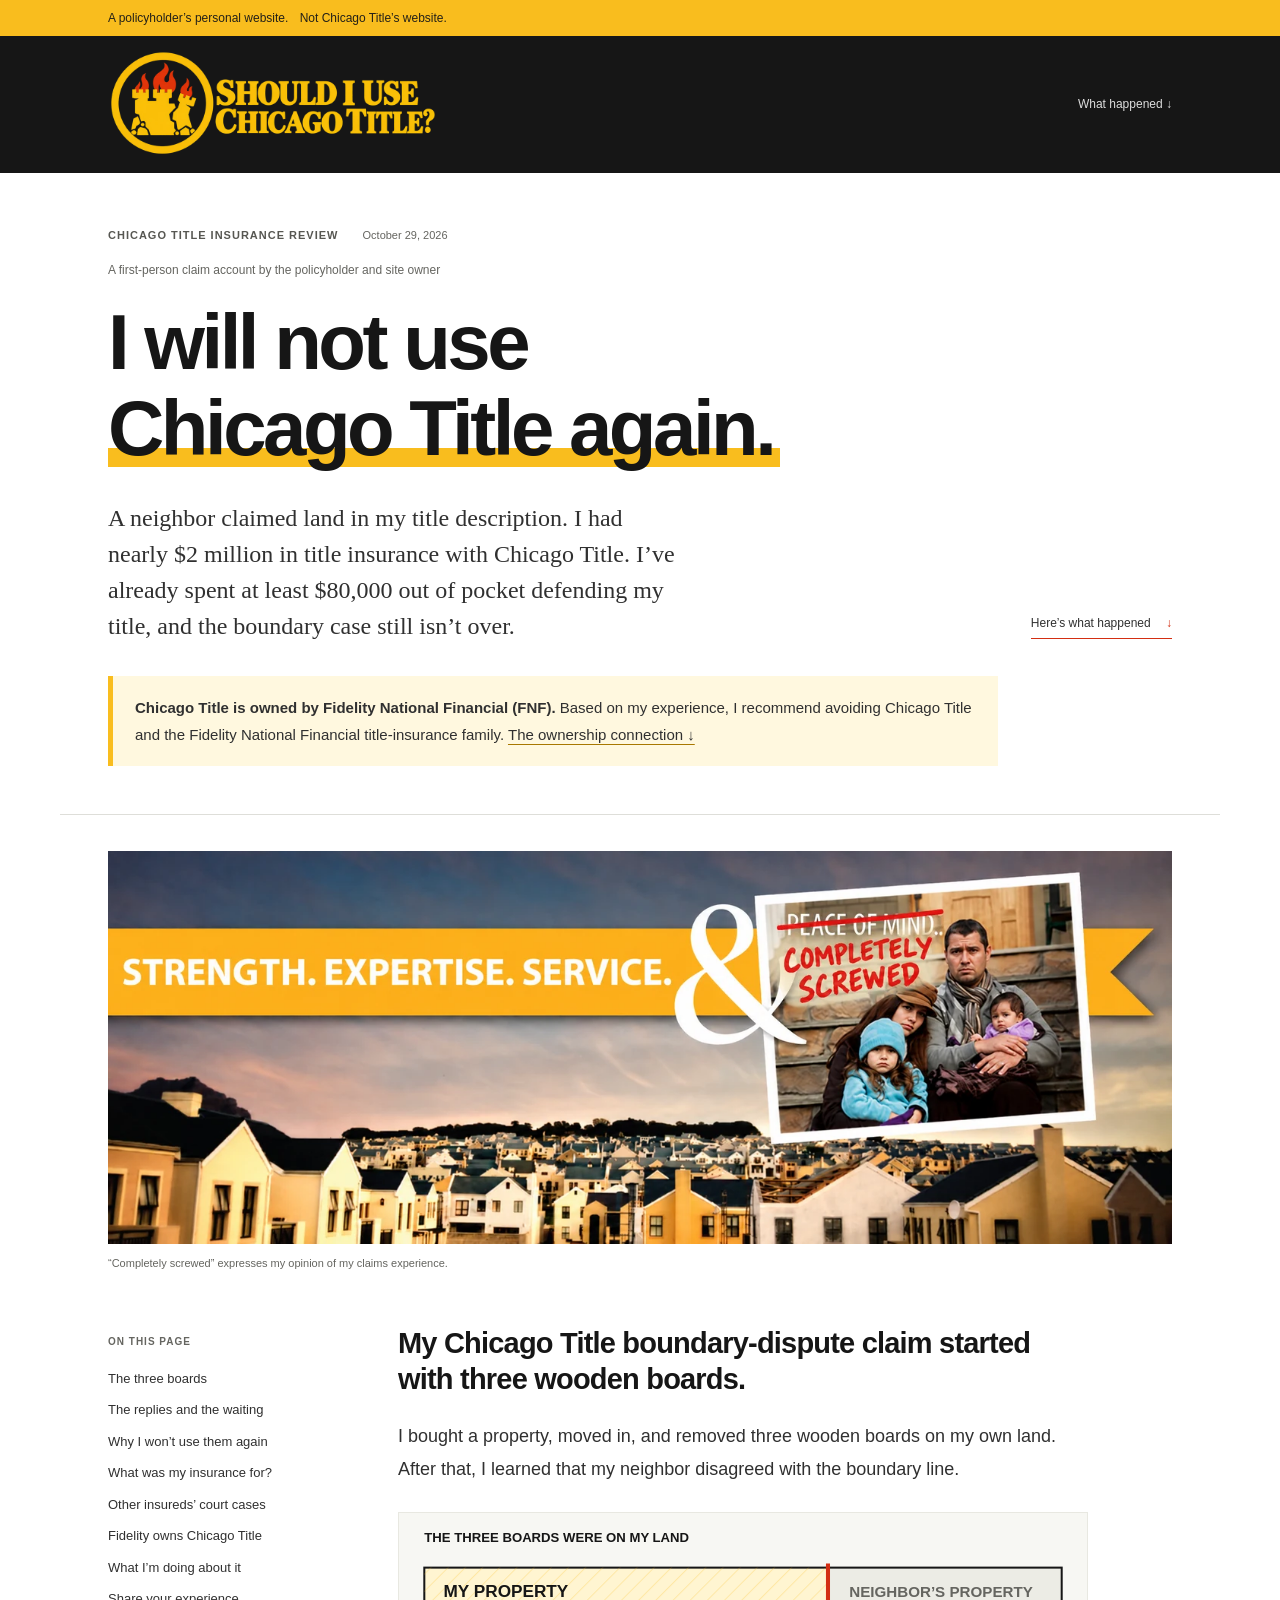
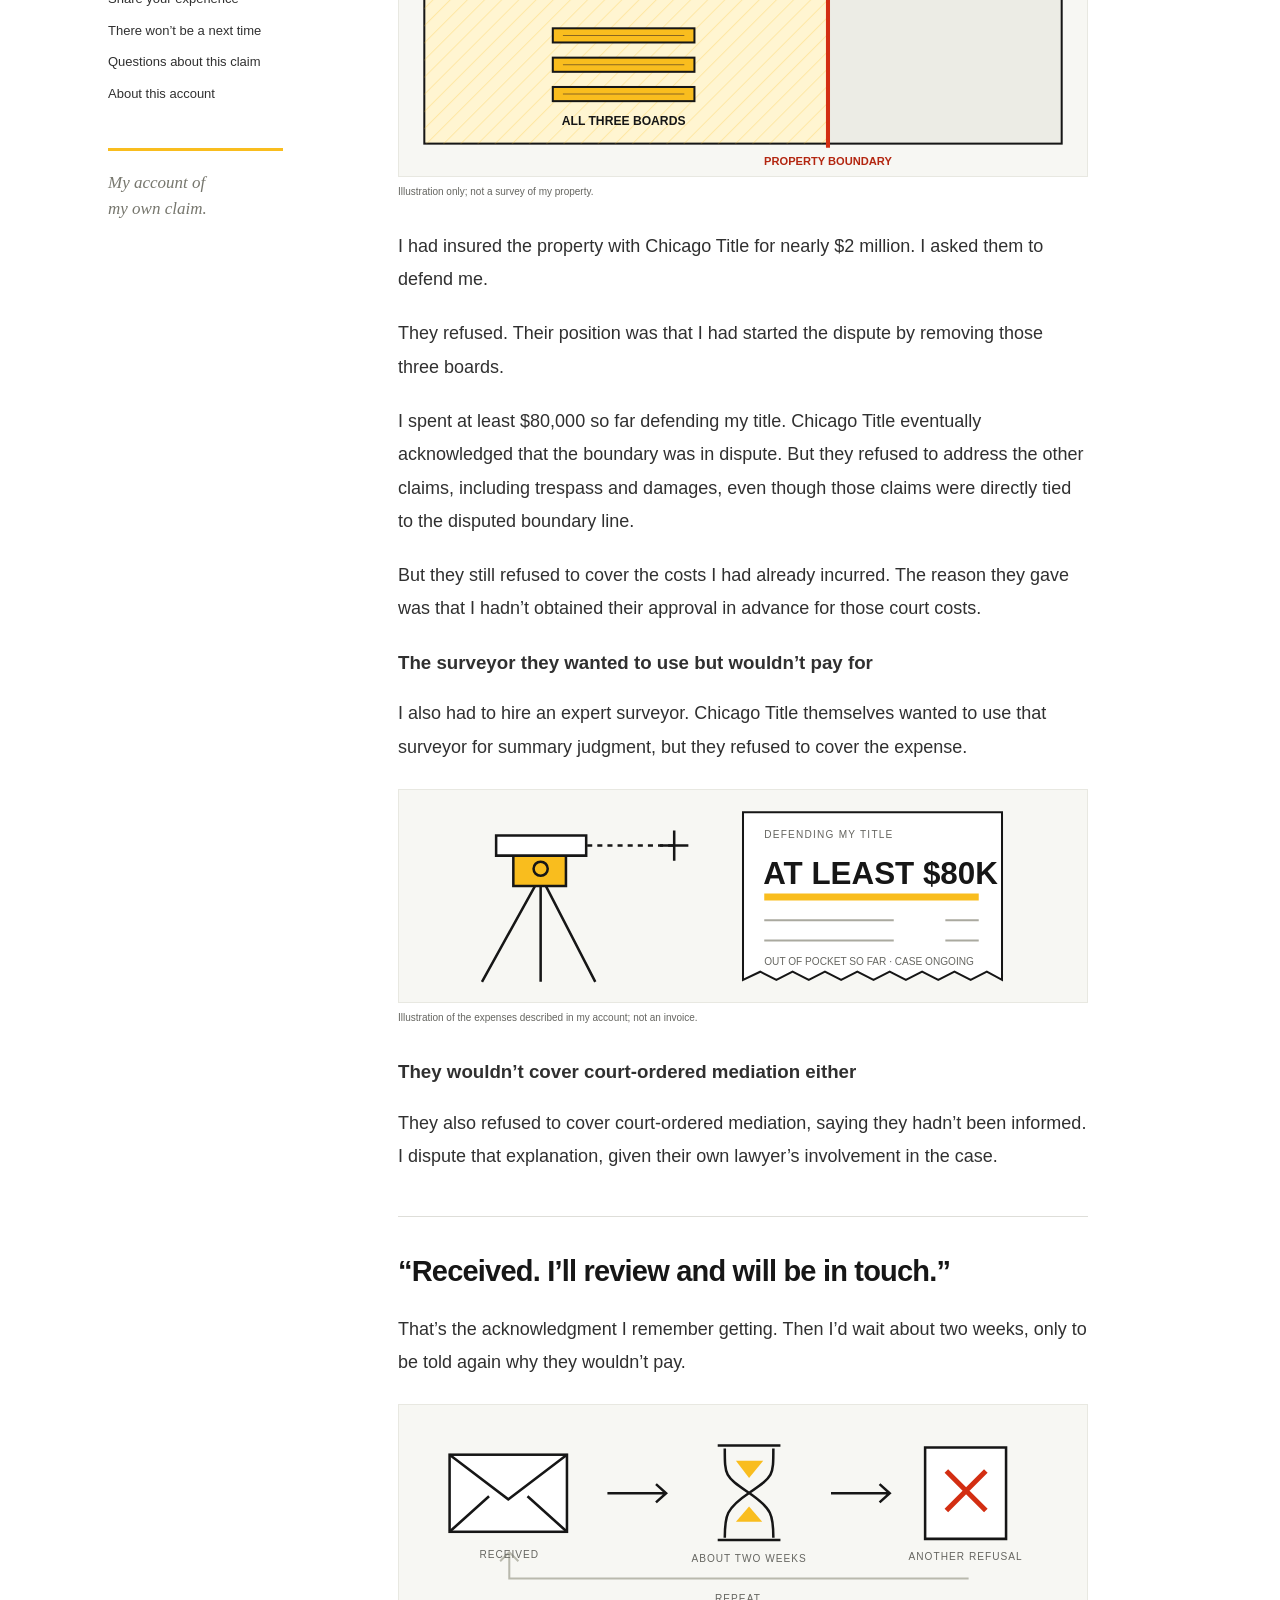
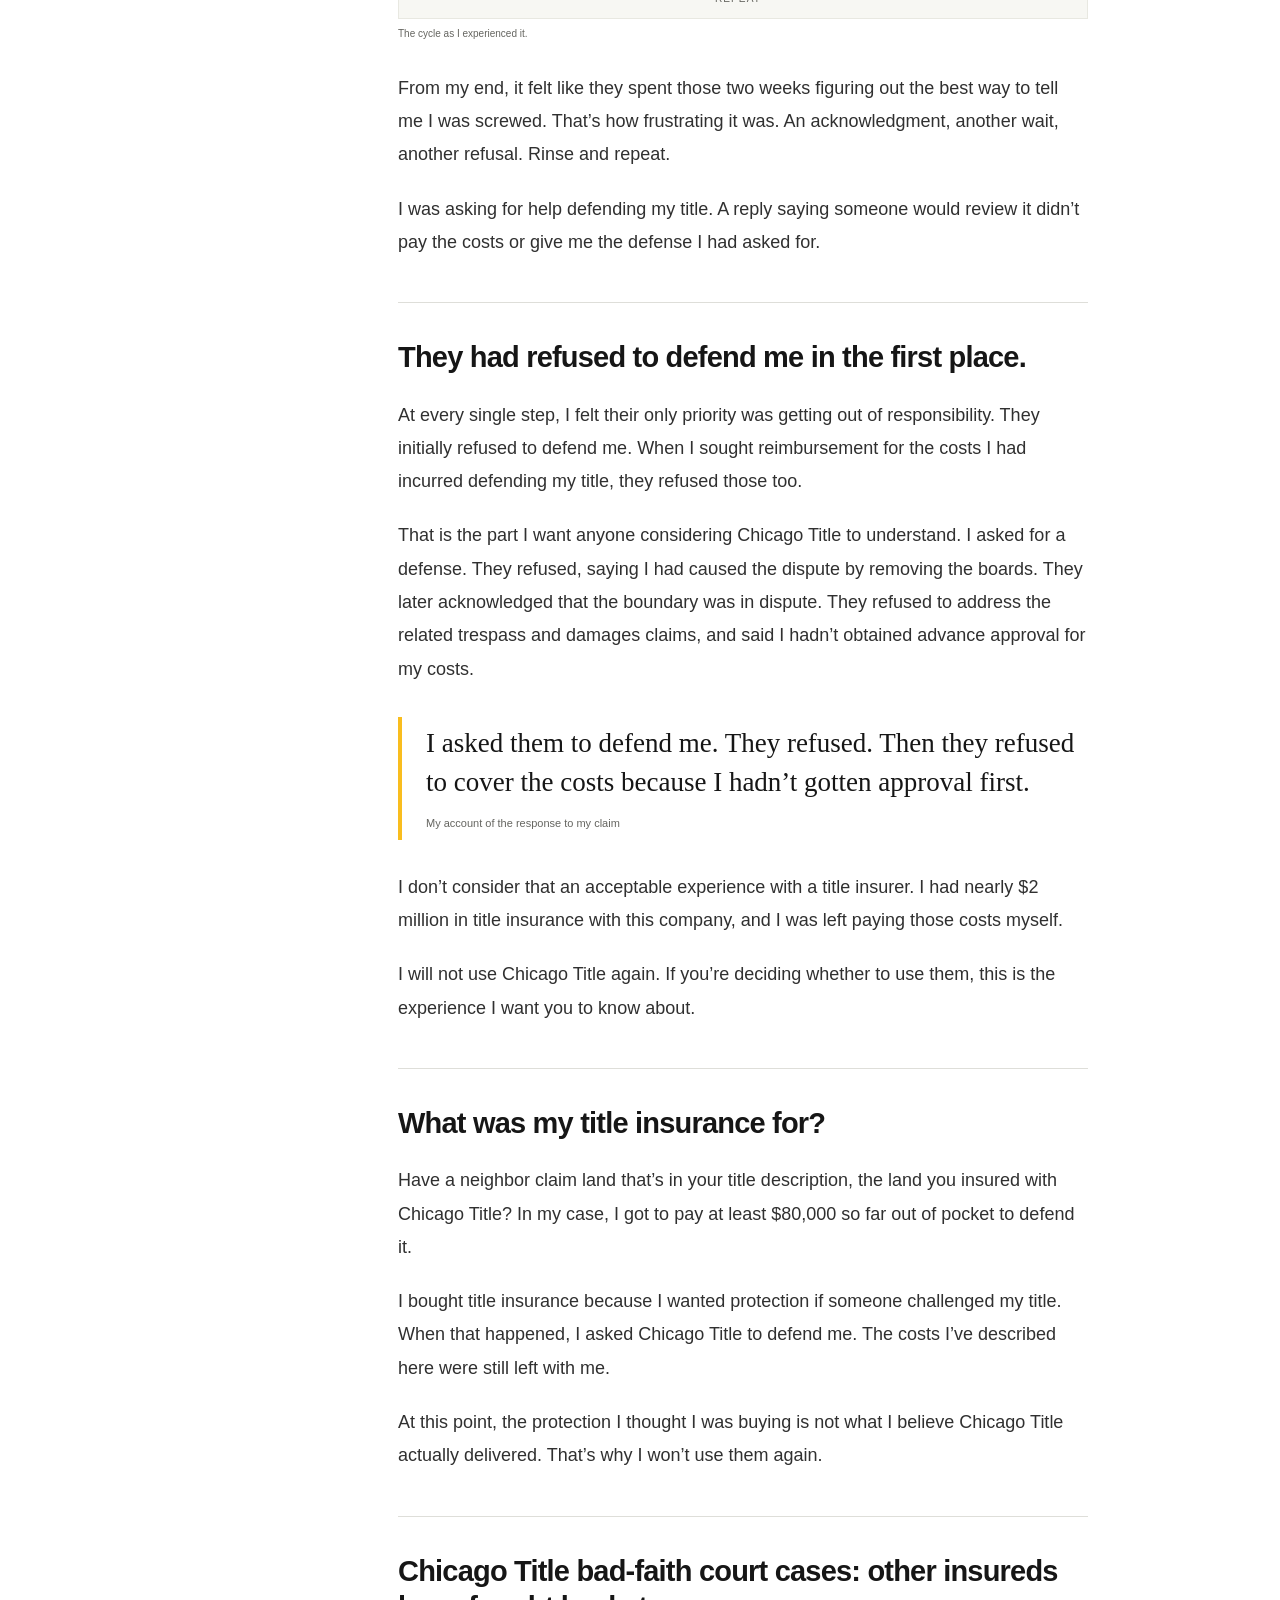
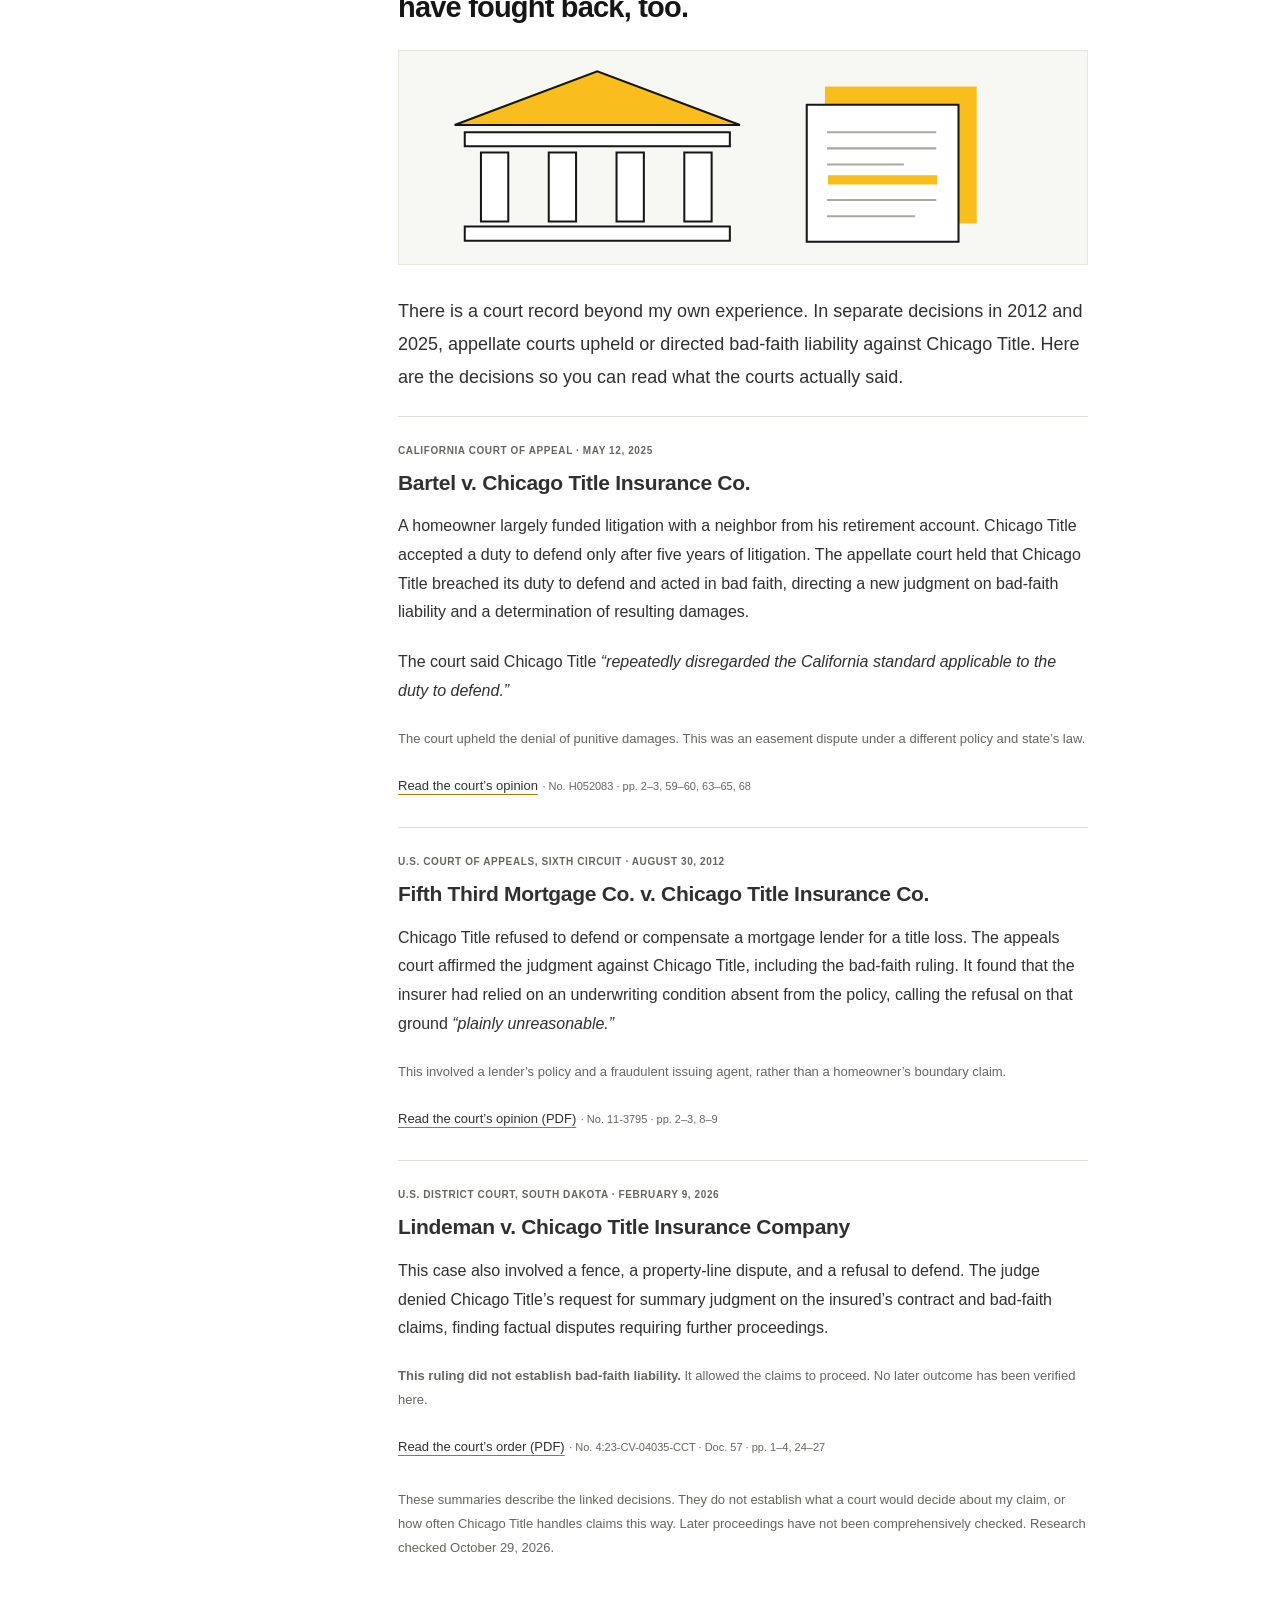
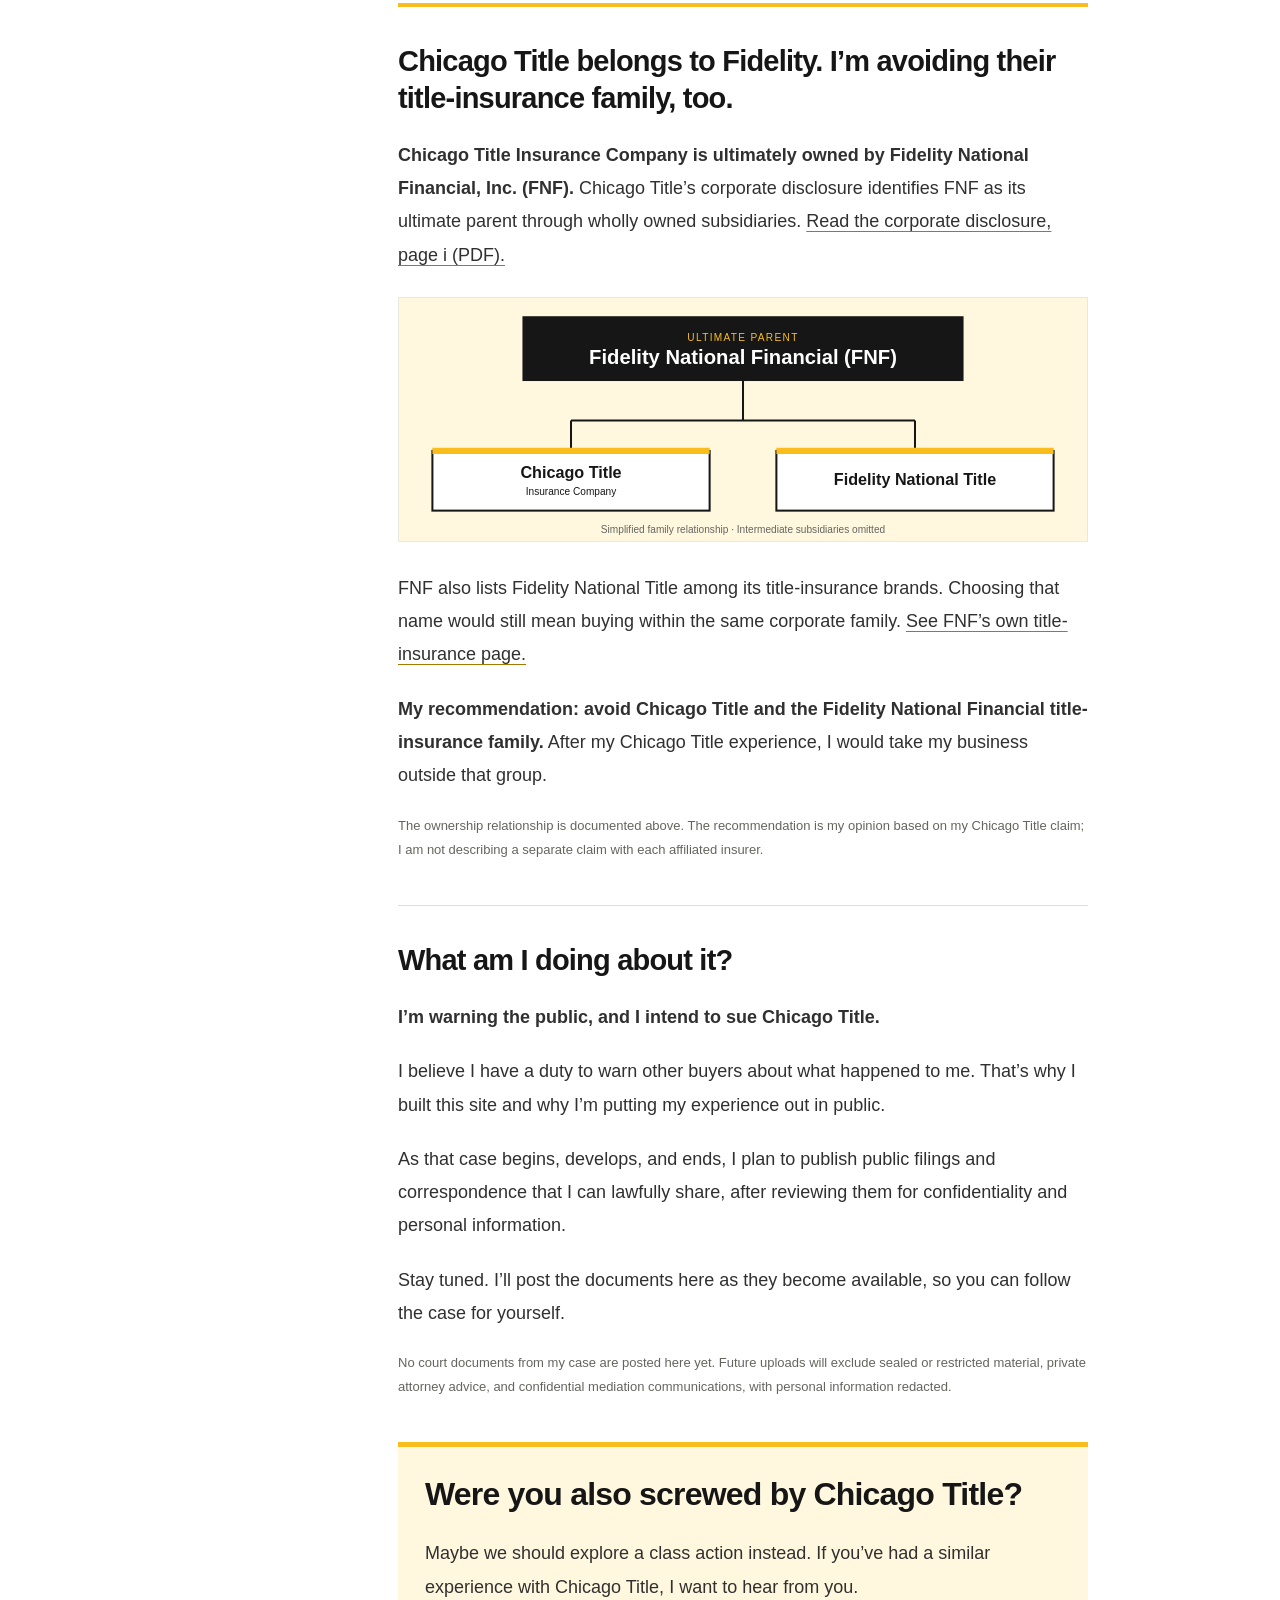
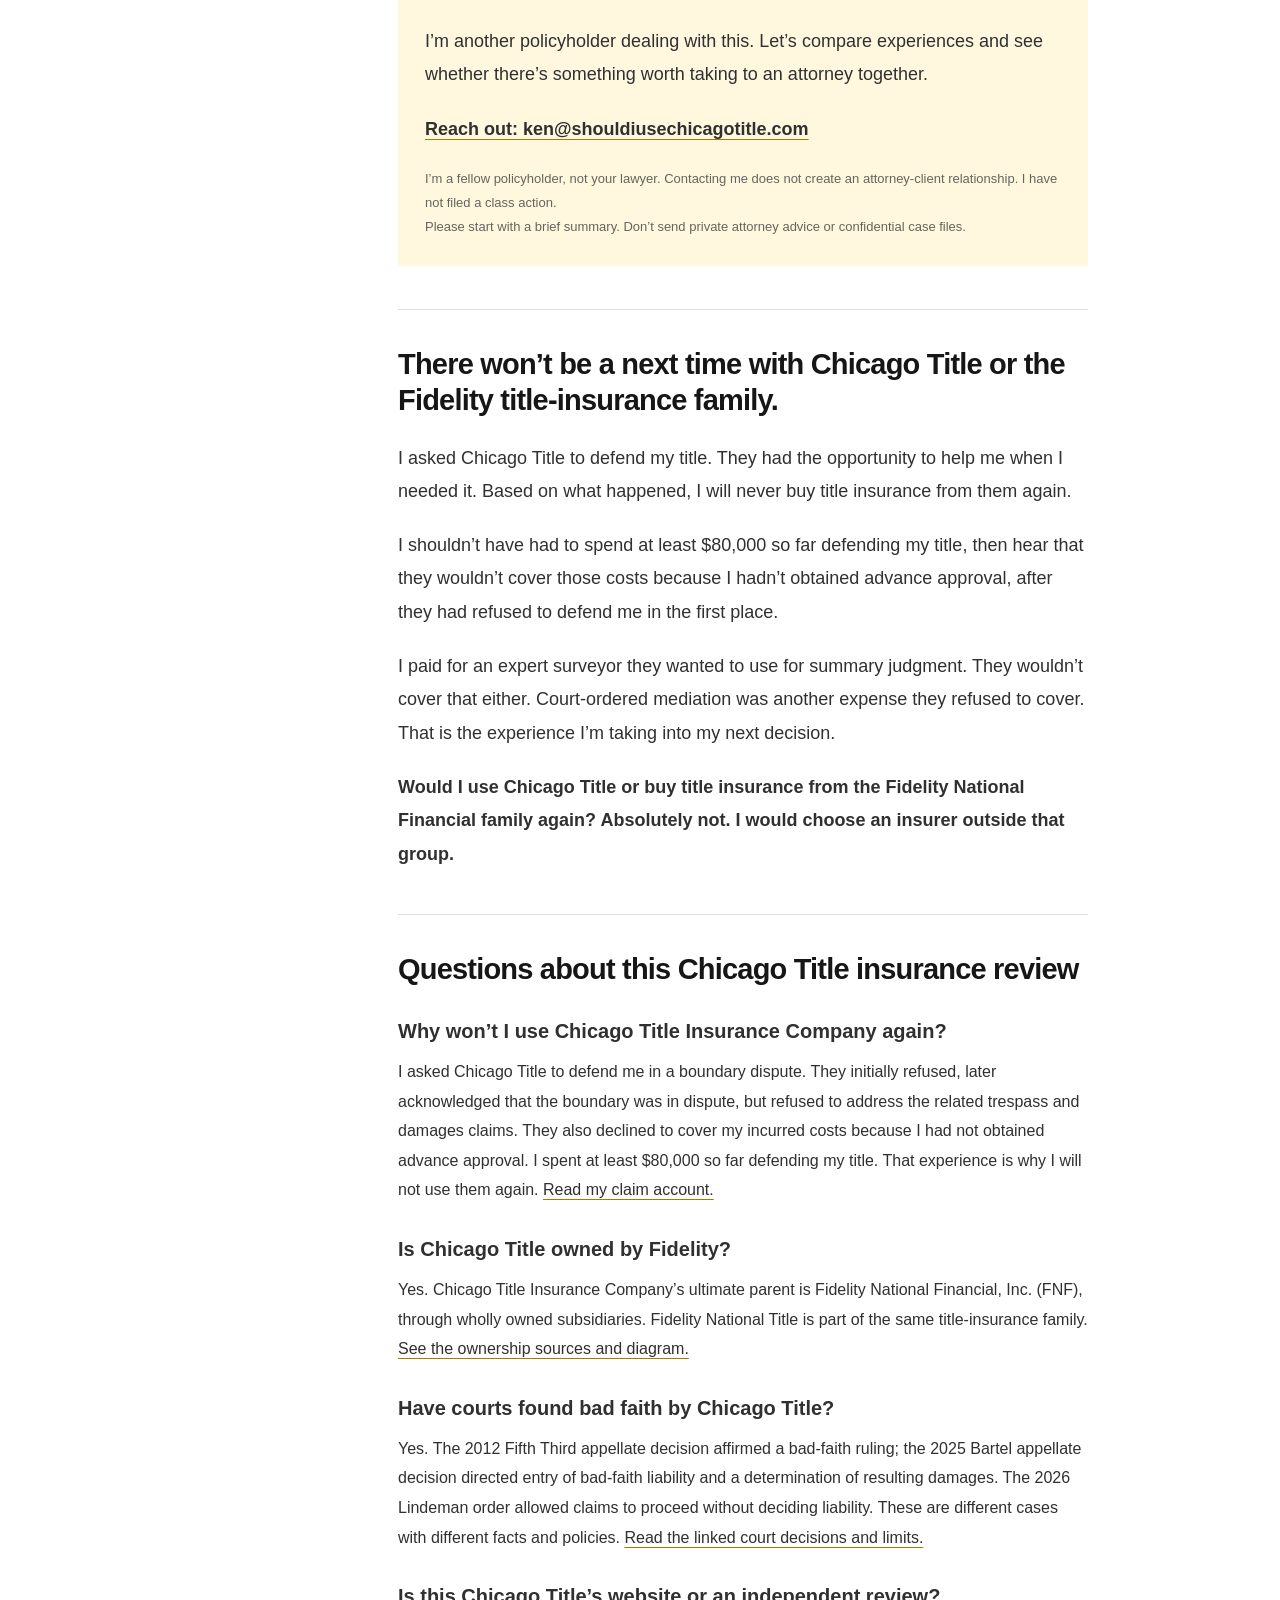
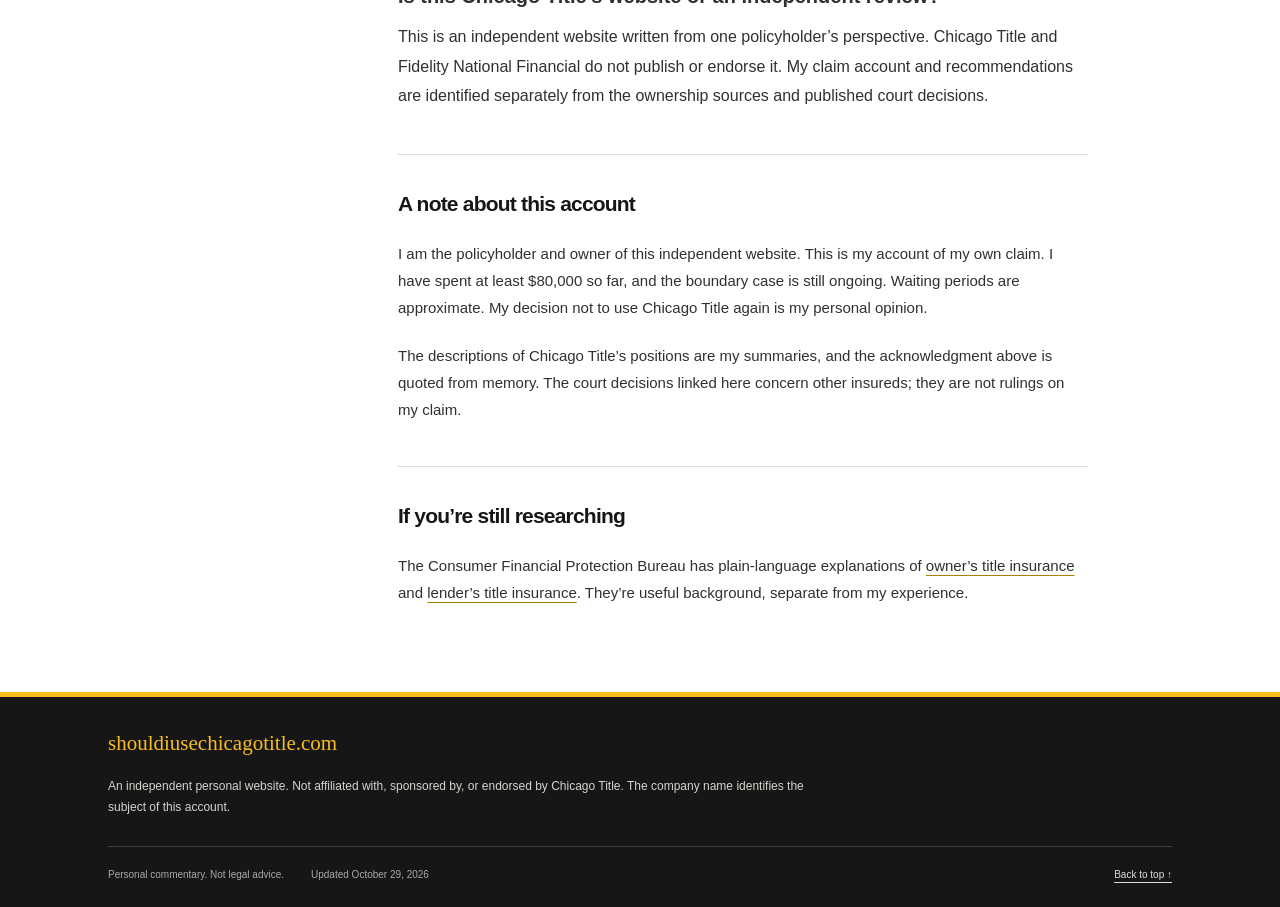
<file: index.html>
<!doctype html>
<html lang="en">
<head>
<meta charset="utf-8"><meta name="viewport" content="width=device-width, initial-scale=1">
<title>Chicago Title Insurance Review | My Claim & Fidelity</title>
<meta name="description" content="My Chicago Title insurance claim: at least $80,000 so far defending a boundary dispute, denied costs, Fidelity ownership, and published bad-faith court decisions.">
<meta name="theme-color" content="#161616">
<meta name="robots" content="index, follow, max-image-preview:large">
<link rel="canonical" href="https://shouldiusechicagotitle.com/">
<meta property="og:site_name" content="Should I Use Chicago Title?">
<meta property="og:title" content="Chicago Title Insurance Review | My Claim & Fidelity">
<meta property="og:description" content="My Chicago Title insurance claim: at least $80,000 so far defending a boundary dispute, denied costs, Fidelity ownership, and published bad-faith court decisions.">
<meta property="og:type" content="article">
<meta property="og:url" content="https://shouldiusechicagotitle.com/">
<meta property="og:locale" content="en_US">
<meta property="og:image" content="https://shouldiusechicagotitle.com/assets/chicago-title-claim-review.png">
<meta property="og:image:width" content="1200">
<meta property="og:image:height" content="630">
<meta property="og:image:alt" content="Chicago Title insurance review: a policyholder’s account of a boundary claim and at least $80,000 so far in out-of-pocket costs.">
<meta property="article:published_time" content="2026-10-29T00:00:00-04:00">
<meta property="article:modified_time" content="2026-10-29T00:00:00-04:00">
<meta name="twitter:card" content="summary_large_image">
<meta name="twitter:title" content="Chicago Title Insurance Review | My Claim & Fidelity">
<meta name="twitter:description" content="My Chicago Title insurance claim: at least $80,000 so far defending a boundary dispute, denied costs, Fidelity ownership, and published bad-faith court decisions.">
<meta name="twitter:image" content="https://shouldiusechicagotitle.com/assets/chicago-title-claim-review.png">
<meta name="twitter:image:alt" content="Chicago Title insurance review: one policyholder’s boundary-claim experience.">
<link rel="icon" href="assets/favicon.ico" sizes="any">
<link rel="icon" href="assets/favicon-64.png" type="image/png" sizes="64x64">
<link rel="apple-touch-icon" href="assets/apple-touch-icon.png">
<link rel="stylesheet" href="styles.css?v=20261029-contact"><script src="script.js" defer></script>
<script type="application/ld+json">
{
  "@context": "https://schema.org",
  "@graph": [
    {
      "@type": "WebSite",
      "@id": "https://shouldiusechicagotitle.com/#website",
      "url": "https://shouldiusechicagotitle.com/",
      "name": "Should I Use Chicago Title?",
      "description": "Independent policyholder commentary about a Chicago Title insurance claim. Not affiliated with Chicago Title or Fidelity National Financial.",
      "inLanguage": "en-US"
    },
    {
      "@type": "WebPage",
      "@id": "https://shouldiusechicagotitle.com/#webpage",
      "url": "https://shouldiusechicagotitle.com/",
      "name": "Chicago Title Insurance Review | My Claim & Fidelity",
      "description": "My Chicago Title insurance claim: at least $80,000 so far defending a boundary dispute, denied costs, Fidelity ownership, and published bad-faith court decisions.",
      "isPartOf": {
        "@id": "https://shouldiusechicagotitle.com/#website"
      },
      "mainEntity": {
        "@id": "https://shouldiusechicagotitle.com/#account"
      },
      "inLanguage": "en-US"
    },
    {
      "@type": "Article",
      "@id": "https://shouldiusechicagotitle.com/#account",
      "headline": "Chicago Title insurance review: why I will not use them again",
      "description": "My Chicago Title insurance claim: at least $80,000 so far defending a boundary dispute, denied costs, Fidelity ownership, and published bad-faith court decisions.",
      "genre": "Personal consumer commentary",
      "inLanguage": "en-US",
      "mainEntityOfPage": {
        "@id": "https://shouldiusechicagotitle.com/#webpage"
      },
      "datePublished": "2026-10-29",
      "dateModified": "2026-10-29",
      "author": {
        "@type": "Person",
        "name": "The policyholder and site owner",
        "url": "https://shouldiusechicagotitle.com/#record"
      },
      "image": "https://shouldiusechicagotitle.com/assets/chicago-title-claim-review.png",
      "about": [
        {
          "@id": "https://shouldiusechicagotitle.com/#chicago-title"
        },
        {
          "@id": "https://shouldiusechicagotitle.com/#fnf"
        }
      ],
      "citation": [
        "https://law.justia.com/cases/california/court-of-appeal/2025/h052083.html",
        "https://www.ca6.uscourts.gov/opinions.pdf/12a0294p-06.pdf",
        "https://cases.justia.com/federal/district-courts/south-dakota/sddce/4:2023cv04035/76612/57/0.pdf",
        "https://fnf.com/companies/title-insurance"
      ]
    },
    {
      "@type": "Organization",
      "@id": "https://shouldiusechicagotitle.com/#chicago-title",
      "name": "Chicago Title Insurance Company",
      "alternateName": "CTIC",
      "url": "https://www.ctic.com/",
      "parentOrganization": {
        "@id": "https://shouldiusechicagotitle.com/#fnf"
      }
    },
    {
      "@type": "Organization",
      "@id": "https://shouldiusechicagotitle.com/#fnf",
      "name": "Fidelity National Financial, Inc.",
      "alternateName": "FNF",
      "url": "https://fnf.com/"
    }
  ]
}
</script>
</head>
<body>
<a class="skip" href="#main">Skip to content</a>
<div class="independent"><div class="wide">A policyholder’s personal website. <strong>Not Chicago Title’s website.</strong></div></div>
<header class="masthead"><div class="wide masthead-inner"><a class="site-name logo-link" href="#" aria-label="Should I Use Chicago Title? Home"><img class="parody-logo" src="assets/burning-castle-logo.webp" width="900" height="306" fetchpriority="high" decoding="async" alt="Should I Use Chicago Title? A burning, crumbling castle parody logo."></a><a class="header-link" href="#experience">What happened ↓</a></div></header>
<main id="main">
<section class="opening wide" aria-labelledby="page-title">
<p class="dateline">CHICAGO TITLE INSURANCE REVIEW <span>October 29, 2026</span></p>
<p class="review-byline">A first-person claim account by the policyholder and site owner</p>
<h1 id="page-title">I will not use<br><mark>Chicago Title again.</mark></h1>
<div class="opening-bottom"><p>A neighbor claimed land in my title description. I had nearly $2 million in title insurance with Chicago Title. I’ve already spent at least $80,000 out of pocket defending my title, and the boundary case still isn’t over.</p><a href="#experience" class="read-link">Here’s what happened <span aria-hidden="true">↓</span></a></div>
<div class="ownership-alert"><p><strong>Chicago Title is owned by Fidelity National Financial (FNF).</strong> Based on my experience, I recommend avoiding Chicago Title and the Fidelity National Financial title-insurance family. <a href="#fidelity">The ownership connection ↓</a></p></div>
</section>
<figure class="wide ad-commentary"><img src="assets/chicago-title-peace-of-mind-parody.webp?v=2" width="2064" height="762" decoding="async" alt="Parody of Chicago Title advertising: Peace of mind is crossed out in red and replaced with Completely screwed."><figcaption>“Completely screwed” expresses my opinion of my claims experience.</figcaption></figure>
<div class="wide story-layout">
<aside class="contents" aria-label="On this page"><p>ON THIS PAGE</p><nav><a href="#experience">The three boards</a><a href="#responses">The replies and the waiting</a><a href="#confidence">Why I won’t use them again</a><a href="#protection">What was my insurance for?</a><a href="#other-cases">Other insureds’ court cases</a><a href="#fidelity">Fidelity owns Chicago Title</a><a href="#what-im-doing">What I’m doing about it</a><a href="#share-your-experience">Share your experience</a><a href="#questions">There won’t be a next time</a><a href="#quick-answers">Questions about this claim</a><a href="#record">About this account</a></nav><span class="margin-note">My account of<br>my own claim.</span></aside>
<div class="story">
<section id="experience" aria-labelledby="experience-title"><h2 id="experience-title">My Chicago Title boundary-dispute claim started with three wooden boards.</h2>
<p>I bought a property, moved in, and removed three wooden boards on my own land. After that, I learned that my neighbor disagreed with the boundary line.</p>
<figure class="vector-figure"><img src="assets/boundary-boards.svg?v=2" width="680" height="260" alt="All three wooden boards shown well inside My property, with a wide gap before the red property boundary."><figcaption>Illustration only; not a survey of my property.</figcaption></figure>
<p>I had insured the property with Chicago Title for nearly $2 million. I asked them to defend me.</p>
<p>They refused. Their position was that I had started the dispute by removing those three boards.</p>
<p>I spent at least $80,000 so far defending my title. Chicago Title eventually acknowledged that the boundary was in dispute. But they refused to address the other claims, including trespass and damages, even though those claims were directly tied to the disputed boundary line.</p>
<p>But they still refused to cover the costs I had already incurred. The reason they gave was that I hadn’t obtained their approval in advance for those court costs.</p>
<h3>The surveyor they wanted to use but wouldn’t pay for</h3>
<p>I also had to hire an expert surveyor. Chicago Title themselves wanted to use that surveyor for summary judgment, but they refused to cover the expense.</p>
<figure class="vector-figure"><img src="assets/survey-expenses.svg" width="680" height="210" loading="lazy" alt="A survey instrument beside an expense sheet marked at least $80,000 so far out of pocket."><figcaption>Illustration of the expenses described in my account; not an invoice.</figcaption></figure>
<h3>They wouldn’t cover court-ordered mediation either</h3>
<p>They also refused to cover court-ordered mediation, saying they hadn’t been informed. I dispute that explanation, given their own lawyer’s involvement in the case.</p>
</section>
<section id="responses" aria-labelledby="responses-title"><h2 id="responses-title">“Received. I’ll review and will be in touch.”</h2>
<p>That’s the acknowledgment I remember getting. Then I’d wait about two weeks, only to be told again why they wouldn’t pay.</p>
<figure class="vector-figure"><img src="assets/review-cycle.svg" width="680" height="210" loading="lazy" alt="An envelope, an hourglass, and a refusal connected in a repeating cycle."><figcaption>The cycle as I experienced it.</figcaption></figure>
<p>From my end, it felt like they spent those two weeks figuring out the best way to tell me I was screwed. That’s how frustrating it was. An acknowledgment, another wait, another refusal. Rinse and repeat.</p>
<p>I was asking for help defending my title. A reply saying someone would review it didn’t pay the costs or give me the defense I had asked for.</p>
</section>
<section id="confidence" aria-labelledby="confidence-title"><h2 id="confidence-title">They had refused to defend me in the first place.</h2>
<p>At every single step, I felt their only priority was getting out of responsibility. They initially refused to defend me. When I sought reimbursement for the costs I had incurred defending my title, they refused those too.</p>
<p>That is the part I want anyone considering Chicago Title to understand. I asked for a defense. They refused, saying I had caused the dispute by removing the boards. They later acknowledged that the boundary was in dispute. They refused to address the related trespass and damages claims, and said I hadn’t obtained advance approval for my costs.</p>
<blockquote><p>I asked them to defend me. They refused. Then they refused to cover the costs because I hadn’t gotten approval first.</p><footer>My account of the response to my claim</footer></blockquote>
<p>I don’t consider that an acceptable experience with a title insurer. I had nearly $2 million in title insurance with this company, and I was left paying those costs myself.</p>
<p>I will not use Chicago Title again. If you’re deciding whether to use them, this is the experience I want you to know about.</p>
</section>
<section id="protection" aria-labelledby="protection-title"><h2 id="protection-title">What was my title insurance for?</h2>
<p>Have a neighbor claim land that’s in your title description, the land you insured with Chicago Title? In my case, I got to pay at least $80,000 so far out of pocket to defend it.</p>
<p>I bought title insurance because I wanted protection if someone challenged my title. When that happened, I asked Chicago Title to defend me. The costs I’ve described here were still left with me.</p>
<p>At this point, the protection I thought I was buying is not what I believe Chicago Title actually delivered. That’s why I won’t use them again.</p>
</section>
<section id="other-cases" class="court-cases" aria-labelledby="cases-title"><h2 id="cases-title">Chicago Title bad-faith court cases: other insureds have fought back, too.</h2>
<figure class="vector-figure"><img src="assets/court-record.svg" width="680" height="210" loading="lazy" alt="Illustration of a courthouse and judicial opinions."></figure>
<p>There is a court record beyond my own experience. In separate decisions in 2012 and 2025, appellate courts upheld or directed bad-faith liability against Chicago Title. Here are the decisions so you can read what the courts actually said.</p>
<article class="case-entry">
<p class="case-meta">CALIFORNIA COURT OF APPEAL · MAY 12, 2025</p>
<h3>Bartel v. Chicago Title Insurance Co.</h3>
<p>A homeowner largely funded litigation with a neighbor from his retirement account. Chicago Title accepted a duty to defend only after five years of litigation. The appellate court held that Chicago Title breached its duty to defend and acted in bad faith, directing a new judgment on bad-faith liability and a determination of resulting damages.</p>
<p>The court said Chicago Title <q>repeatedly disregarded the California standard applicable to the duty to defend.</q></p>
<p class="case-limit">The court upheld the denial of punitive damages. This was an easement dispute under a different policy and state’s law.</p>
<a href="https://law.justia.com/cases/california/court-of-appeal/2025/h052083.html">Read the court’s opinion</a> <span class="case-pages">· No. H052083 · pp. 2–3, 59–60, 63–65, 68</span>
</article>
<article class="case-entry">
<p class="case-meta">U.S. COURT OF APPEALS, SIXTH CIRCUIT · AUGUST 30, 2012</p>
<h3>Fifth Third Mortgage Co. v. Chicago Title Insurance Co.</h3>
<p>Chicago Title refused to defend or compensate a mortgage lender for a title loss. The appeals court affirmed the judgment against Chicago Title, including the bad-faith ruling. It found that the insurer had relied on an underwriting condition absent from the policy, calling the refusal on that ground <q>plainly unreasonable.</q></p>
<p class="case-limit">This involved a lender’s policy and a fraudulent issuing agent, rather than a homeowner’s boundary claim.</p>
<a href="https://www.ca6.uscourts.gov/opinions.pdf/12a0294p-06.pdf">Read the court’s opinion (PDF)</a> <span class="case-pages">· No. 11-3795 · pp. 2–3, 8–9</span>
</article>
<article class="case-entry">
<p class="case-meta">U.S. DISTRICT COURT, SOUTH DAKOTA · FEBRUARY 9, 2026</p>
<h3>Lindeman v. Chicago Title Insurance Company</h3>
<p>This case also involved a fence, a property-line dispute, and a refusal to defend. The judge denied Chicago Title’s request for summary judgment on the insured’s contract and bad-faith claims, finding factual disputes requiring further proceedings.</p>
<p class="case-limit"><strong>This ruling did not establish bad-faith liability.</strong> It allowed the claims to proceed. No later outcome has been verified here.</p>
<a href="https://cases.justia.com/federal/district-courts/south-dakota/sddce/4:2023cv04035/76612/57/0.pdf">Read the court’s order (PDF)</a> <span class="case-pages">· No. 4:23-CV-04035-CCT · Doc. 57 · pp. 1–4, 24–27</span>
</article>
<p class="small-text">These summaries describe the linked decisions. They do not establish what a court would decide about my claim, or how often Chicago Title handles claims this way. Later proceedings have not been comprehensively checked. Research checked October 29, 2026.</p>
</section>
<section id="fidelity" class="ownership-section" aria-labelledby="fidelity-title"><h2 id="fidelity-title">Chicago Title belongs to Fidelity. I’m avoiding their title-insurance family, too.</h2>
<p><strong>Chicago Title Insurance Company is ultimately owned by Fidelity National Financial, Inc. (FNF).</strong> Chicago Title’s corporate disclosure identifies FNF as its ultimate parent through wholly owned subsidiaries. <a href="https://www.supremecourt.gov/DocketPDF/25/25-151/386245/20251203122016874_25-151%20Peterson%20-%20Chicago%20Title%20BIO.pdf#page=2">Read the corporate disclosure, page i (PDF).</a></p>
<figure class="vector-figure ownership-figure"><img src="assets/fnf-ownership.svg" width="680" height="240" loading="lazy" alt="FNF is Chicago Title’s ultimate parent; Fidelity National Title belongs to the same group."></figure>
<p>FNF also lists Fidelity National Title among its title-insurance brands. Choosing that name would still mean buying within the same corporate family. <a href="https://fnf.com/companies/title-insurance">See FNF’s own title-insurance page.</a></p>
<p><strong>My recommendation: avoid Chicago Title and the Fidelity National Financial title-insurance family.</strong> After my Chicago Title experience, I would take my business outside that group.</p>
<p class="small-text">The ownership relationship is documented above. The recommendation is my opinion based on my Chicago Title claim; I am not describing a separate claim with each affiliated insurer.</p>
</section>
<section id="what-im-doing" aria-labelledby="action-title"><h2 id="action-title">What am I doing about it?</h2>
<p><strong>I’m warning the public, and I intend to sue Chicago Title.</strong></p>
<p>I believe I have a duty to warn other buyers about what happened to me. That’s why I built this site and why I’m putting my experience out in public.</p>
<p>As that case begins, develops, and ends, I plan to publish public filings and correspondence that I can lawfully share, after reviewing them for confidentiality and personal information.</p>
<p>Stay tuned. I’ll post the documents here as they become available, so you can follow the case for yourself.</p>
<p class="small-text">No court documents from my case are posted here yet. Future uploads will exclude sealed or restricted material, private attorney advice, and confidential mediation communications, with personal information redacted.</p>
</section>
<section id="share-your-experience" class="contact-invitation" aria-labelledby="contact-title"><h2 id="contact-title">Were you also screwed by Chicago Title?</h2>
<p>Maybe we should explore a class action instead. If you’ve had a similar experience with Chicago Title, I want to hear from you.</p>
<p>I’m another policyholder dealing with this. Let’s compare experiences and see whether there’s something worth taking to an attorney together.</p>
<p><a class="contact-email" href="mailto:ken@shouldiusechicagotitle.com?subject=My%20Chicago%20Title%20experience">Reach out: ken@shouldiusechicagotitle.com</a></p>
<p class="small-text">I’m a fellow policyholder, not your lawyer. Contacting me does not create an attorney-client relationship. I have not filed a class action.</p>
<p class="small-text">Please start with a brief summary. Don’t send private attorney advice or confidential case files.</p>
</section>
<section id="questions" aria-labelledby="questions-title"><h2 id="questions-title">There won’t be a next time with Chicago Title or the Fidelity title-insurance family.</h2>
<p>I asked Chicago Title to defend my title. They had the opportunity to help me when I needed it. Based on what happened, I will never buy title insurance from them again.</p>
<p>I shouldn’t have had to spend at least $80,000 so far defending my title, then hear that they wouldn’t cover those costs because I hadn’t obtained advance approval, after they had refused to defend me in the first place.</p>
<p>I paid for an expert surveyor they wanted to use for summary judgment. They wouldn’t cover that either. Court-ordered mediation was another expense they refused to cover. That is the experience I’m taking into my next decision.</p>
<p><strong>Would I use Chicago Title or buy title insurance from the Fidelity National Financial family again? Absolutely not. I would choose an insurer outside that group.</strong></p>
</section>
<section id="quick-answers" class="quick-answers" aria-labelledby="answers-title"><h2 id="answers-title">Questions about this Chicago Title insurance review</h2>
<h3>Why won’t I use Chicago Title Insurance Company again?</h3>
<p>I asked Chicago Title to defend me in a boundary dispute. They initially refused, later acknowledged that the boundary was in dispute, but refused to address the related trespass and damages claims. They also declined to cover my incurred costs because I had not obtained advance approval. I spent at least $80,000 so far defending my title. That experience is why I will not use them again. <a href="#experience">Read my claim account.</a></p>
<h3>Is Chicago Title owned by Fidelity?</h3>
<p>Yes. Chicago Title Insurance Company’s ultimate parent is Fidelity National Financial, Inc. (FNF), through wholly owned subsidiaries. Fidelity National Title is part of the same title-insurance family. <a href="#fidelity">See the ownership sources and diagram.</a></p>
<h3>Have courts found bad faith by Chicago Title?</h3>
<p>Yes. The 2012 Fifth Third appellate decision affirmed a bad-faith ruling; the 2025 Bartel appellate decision directed entry of bad-faith liability and a determination of resulting damages. The 2026 Lindeman order allowed claims to proceed without deciding liability. These are different cases with different facts and policies. <a href="#other-cases">Read the linked court decisions and limits.</a></p>
<h3>Is this Chicago Title’s website or an independent review?</h3>
<p>This is an independent website written from one policyholder’s perspective. Chicago Title and Fidelity National Financial do not publish or endorse it. My claim account and recommendations are identified separately from the ownership sources and published court decisions.</p>
</section>
<section id="record" class="account-note" aria-labelledby="record-title"><h2 id="record-title">A note about this account</h2><p>I am the policyholder and owner of this independent website. This is my account of my own claim. I have spent at least $80,000 so far, and the boundary case is still ongoing. Waiting periods are approximate. My decision not to use Chicago Title again is my personal opinion.</p><p>The descriptions of Chicago Title’s positions are my summaries, and the acknowledgment above is quoted from memory. The court decisions linked here concern other insureds; they are not rulings on my claim.</p></section>
<section class="further-reading" aria-labelledby="reading-title"><h2 id="reading-title">If you’re still researching</h2><p>The Consumer Financial Protection Bureau has plain-language explanations of <a href="https://www.consumerfinance.gov/ask-cfpb/what-is-owners-title-insurance-en-164/">owner’s title insurance</a> and <a href="https://www.consumerfinance.gov/ask-cfpb/what-is-lenders-title-insurance-en-163/">lender’s title insurance</a>. They’re useful background, separate from my experience.</p></section>
</div></div>
</main>
<footer class="site-footer"><div class="wide"><a href="#" class="footer-name">shouldiusechicagotitle.com</a><p>An independent personal website. Not affiliated with, sponsored by, or endorsed by Chicago Title. The company name identifies the subject of this account.</p><div class="footer-last"><span>Personal commentary. Not legal advice.</span><span>Updated <time datetime="2026-10-29">October 29, 2026</time></span><a href="#">Back to top ↑</a></div></div></footer>
</body></html>
</file>
<file: styles.css>
/* Palette observed on ctic.com: logo #F9BD1E; CSS #D7A900 and #D32E12.
   The design is an independent personal site, not a reproduction of CTIC branding. */
:root{--black:#161616;--gold:#f9bd1e;--red:#d32e12;--line:#deded9;--body:#303030;--muted:#656560}*{box-sizing:border-box}html{scroll-padding-top:30px}body{margin:0;background:#fff;color:var(--body);font-family:Arial,Helvetica,sans-serif;line-height:1.7}a{color:inherit;text-underline-offset:4px}a:hover{color:#9b3b12}a:focus-visible,button:focus-visible,summary:focus-visible{outline:3px solid #a35a00;outline-offset:5px}.wide{max-width:1160px;margin:0 auto;padding:0 48px}.skip{position:absolute;left:20px;top:-100px;background:#fff;padding:10px;z-index:5}.skip:focus{top:10px}.independent{background:var(--gold);color:#242118;font-size:12px;padding:8px 0}.independent strong{font-weight:normal;margin-left:8px}.masthead{background:var(--black);color:#fff}.masthead-inner{display:flex;justify-content:space-between;align-items:center;min-height:80px;gap:25px}.site-name{font-family:Georgia,serif;font-size:25px;letter-spacing:-.6px;text-decoration:none;color:var(--gold)}.site-name:hover{color:#fff}.header-link{font-size:12px;color:#ddd;text-decoration:none}.header-link:hover{color:var(--gold)}.opening{padding-top:53px;padding-bottom:48px;border-bottom:1px solid var(--line)}.dateline{font-size:11px;font-weight:bold;letter-spacing:1px;margin:0 0 29px;color:#575752}.dateline span{font-weight:normal;letter-spacing:0;margin-left:20px;color:var(--muted)}h1{font-size:clamp(50px,6.1vw,78px);line-height:1.1;letter-spacing:-3.5px;font-weight:750;color:var(--black);margin:0 0 28px;max-width:950px}mark{color:inherit;background:linear-gradient(transparent 73%,var(--gold) 73%,var(--gold) 94%,transparent 94%);padding:0 .08em 0 0}.opening-bottom{display:flex;justify-content:space-between;align-items:end;gap:50px}.opening-bottom>p{font:24px/1.5 Georgia,serif;max-width:580px;margin:0}.read-link{white-space:nowrap;font-size:12px;text-decoration:none;border-bottom:1px solid var(--red);padding-bottom:5px;margin-bottom:5px}.read-link span{margin-left:12px;color:var(--red)}.story-layout{display:grid;grid-template-columns:230px minmax(0,1fr);gap:60px;padding-top:52px;padding-bottom:65px}.contents{align-self:start;position:sticky;top:30px;padding-top:8px}.contents>p{font-size:10px;font-weight:bold;letter-spacing:1px;color:var(--muted);margin:0 0 19px}.contents nav{display:flex;flex-direction:column;gap:12px}.contents nav a{font-size:13px;text-decoration:none;line-height:1.5}.contents nav a:hover{text-decoration:underline}.margin-note{display:block;font:italic 17px/1.5 Georgia,serif;color:#77776e;margin-top:45px;padding-top:19px;border-top:3px solid var(--gold);max-width:175px}.story{max-width:690px}.story section{margin-bottom:43px}.story h2{font-size:29px;line-height:1.25;letter-spacing:-.8px;color:var(--black);margin:0 0 23px}.story p{font-size:18px;line-height:1.85;margin:0 0 21px}.story section+section{border-top:1px solid var(--line);padding-top:36px}blockquote{border-left:4px solid var(--gold);margin:31px 0;padding:7px 0 7px 24px}blockquote p{font:27px/1.45 Georgia,serif!important;color:var(--black);margin-bottom:12px!important}blockquote footer{font-size:11px;color:var(--muted)}.question-list{border-top:1px solid var(--line);margin:28px 0 21px}.question-list details{border-bottom:1px solid var(--line)}summary{cursor:pointer}.question-list summary{display:flex;align-items:baseline;gap:10px;list-style:none;padding:19px 0;font-size:16px;font-weight:bold;line-height:1.6}.question-list summary::-webkit-details-marker{display:none}.q-number{font-weight:normal;color:var(--muted);font-size:13px;min-width:18px}.toggle{font-size:19px;font-weight:normal;margin-left:auto;color:#666}.question-list details[open] .toggle{transform:rotate(45deg)}.question-list details p{font-size:16px;line-height:1.75;padding-left:28px;margin:0 18px 23px 0}.copy-button{font-family:inherit;background:var(--black);color:#fff;padding:10px 16px;border:1px solid var(--black);font-size:12px;cursor:pointer;border-radius:0}.copy-button:hover{background:#444}.copy-status{min-height:20px;font-size:12px!important;line-height:1.4!important;margin:8px 0 14px!important;color:var(--muted)}.small-text{font-size:13px!important;color:var(--muted)}.account-note h2,.further-reading h2{font-size:21px}.account-note p,.further-reading p{font-size:15px;line-height:1.8}.account-note details{font-size:13px;color:var(--muted)}.account-note details p{font-size:13px;margin-top:16px}.further-reading{margin-bottom:0!important}.further-reading a{text-decoration-color:#ad8000}.site-footer{background:var(--black);color:#d4d4ce;border-top:5px solid var(--gold);padding:34px 0 24px}.footer-name{font:21px Georgia,serif;color:var(--gold);text-decoration:none}.site-footer p{font-size:12px;max-width:720px;margin:17px 0 27px;line-height:1.8}.footer-last{display:flex;flex-wrap:wrap;gap:10px 27px;font-size:10px;border-top:1px solid #3c3c39;padding-top:19px;color:#aaa}.footer-last a{margin-left:auto;color:#ddd}dialog{max-width:620px;width:calc(100% - 40px);border:1px solid #666;padding:25px;color:var(--black);background:#fff}dialog::backdrop{background:#0007}dialog h2{font-size:25px;margin-top:0}dialog textarea{width:100%;height:280px;padding:12px;font:14px/1.6 Arial,sans-serif}dialog button{margin-top:16px}@media(max-width:900px){.wide{padding-left:30px;padding-right:30px}.opening-bottom{align-items:start;flex-direction:column;gap:20px}.story-layout{grid-template-columns:180px minmax(0,1fr);gap:35px}.site-name{font-size:22px}h1{letter-spacing:-2.5px}}@media(max-width:640px){.wide{padding-left:22px;padding-right:22px}.independent{font-size:10px}.independent strong{margin-left:3px}.masthead-inner{min-height:67px}.site-name{font-size:20px;letter-spacing:-.4px}.header-link{display:none}.opening{padding-top:35px;padding-bottom:30px}.dateline{font-size:9px;letter-spacing:.6px;margin-bottom:24px}.dateline span{margin-left:10px}h1{font-size:clamp(33px,9.8vw,60px);letter-spacing:-1.8px;margin-bottom:24px;line-height:1.15}.opening-bottom>p{font-size:22px}.read-link{font-size:11px}.story-layout{display:block;padding-top:27px;padding-bottom:35px}.contents{position:static;padding:0 0 24px;border-bottom:1px solid var(--line);margin-bottom:30px}.contents>p,.margin-note{display:none}.contents nav{flex-direction:row;flex-wrap:wrap;gap:9px 19px}.contents nav a{font-size:11px;text-decoration:underline;text-decoration-color:#bdbdb5}.story h2{font-size:27px;margin-bottom:19px}.story p{font-size:17px;line-height:1.8}.story section{margin-bottom:32px}.story section+section{padding-top:29px}blockquote{padding-left:18px;margin:25px 0}blockquote p{font-size:24px!important}.question-list summary{font-size:15px}.account-note p,.further-reading p{font-size:14px}.account-note h2,.further-reading h2{font-size:21px}.footer-name{font-size:19px}.site-footer p{font-size:11px}.footer-last{display:block}.footer-last>*{display:block;margin:8px 0}.footer-last a{margin-left:0}}@media print{.independent,.header-link,.contents,.copy-button,.copy-status,.read-link,.footer-last a{display:none}.wide{max-width:none;padding:0}.masthead{background:#fff;color:#000;padding:0}.site-name{color:#000}.opening{padding:20px 0}.opening-bottom{display:block}h1{font-size:40pt}.story-layout{display:block;padding-top:25px}.story{max-width:none}.story p{font-size:11pt}.story h2{font-size:19pt}details p{display:block!important}.story section{break-inside:avoid}.site-footer{background:#fff;color:#444}.footer-name{color:#000}.footer-last{color:#555}}

.court-cases .case-entry{border-top:1px solid var(--line);padding:26px 0 29px}.court-cases .case-meta{font-size:10px;letter-spacing:.6px;font-weight:bold;color:var(--muted);margin:0 0 10px;line-height:1.5}.case-entry h3{font-size:21px;line-height:1.4;letter-spacing:-.3px;margin:0 0 15px}.case-entry p{font-size:16px;line-height:1.8}.case-entry .case-limit{font-size:13px;color:var(--muted)}.case-entry>a{font-size:13px;text-decoration-color:#a87800}.case-pages{font-size:11px;color:var(--muted)}.case-entry q{font-style:italic}
.logo-link{display:block;line-height:0;padding:12px 0}.parody-logo{display:block;width:330px;max-width:100%;height:auto}.masthead-inner:has(.parody-logo){min-height:132px}@media(max-width:640px){.parody-logo{width:255px}.masthead-inner:has(.parody-logo){min-height:108px}}@media print{.parody-logo{width:220px}}

.ownership-alert{border-left:5px solid var(--gold);background:#fff8df;padding:18px 22px;margin-top:32px;max-width:890px}.ownership-alert p{font-size:15px;line-height:1.8;margin:0}.ownership-alert a{white-space:normal;text-decoration-color:#a87800}.vector-figure{margin:25px 0 30px}.vector-figure img{width:100%;height:auto;display:block;border:1px solid #e8e8e1}.vector-figure figcaption{font-size:10px;color:var(--muted);line-height:1.6;margin-top:7px}.ownership-section{border-top:4px solid var(--gold)!important}.ownership-section a{text-decoration-color:#a87800}@media(max-width:640px){.ownership-alert{padding:15px 17px;margin-top:24px}.ownership-alert p{font-size:14px}.vector-figure{margin:22px 0 25px}}
.review-byline{font-size:12px;color:var(--muted);margin:-12px 0 20px;line-height:1.6}.quick-answers h3{font-size:20px;line-height:1.4;margin:30px 0 12px}.quick-answers p{font-size:16px}.quick-answers a{text-decoration-color:#a87800}@media(max-width:640px){.review-byline{font-size:11px}.quick-answers h3{font-size:19px}.quick-answers p{font-size:16px}}

.ad-commentary{margin:36px auto 0}.ad-commentary img{display:block;width:100%;height:auto}.ad-commentary figcaption{font-size:11px;line-height:1.7;color:var(--muted);padding-top:10px;max-width:900px}@media(max-width:640px){.ad-commentary{margin-top:25px}.ad-commentary figcaption{font-size:10px}}

.contact-invitation{background:#fff8df;border-top:5px solid var(--gold)!important;padding:27px!important}.contact-invitation h2{font-size:32px}.contact-email{font-size:18px;font-weight:bold;overflow-wrap:anywhere;text-decoration-color:#a87800}.contact-invitation .small-text{margin-bottom:0}@media(max-width:640px){.contact-invitation{padding:20px!important}.contact-invitation h2{font-size:27px}.contact-email{font-size:16px}}
</file>
